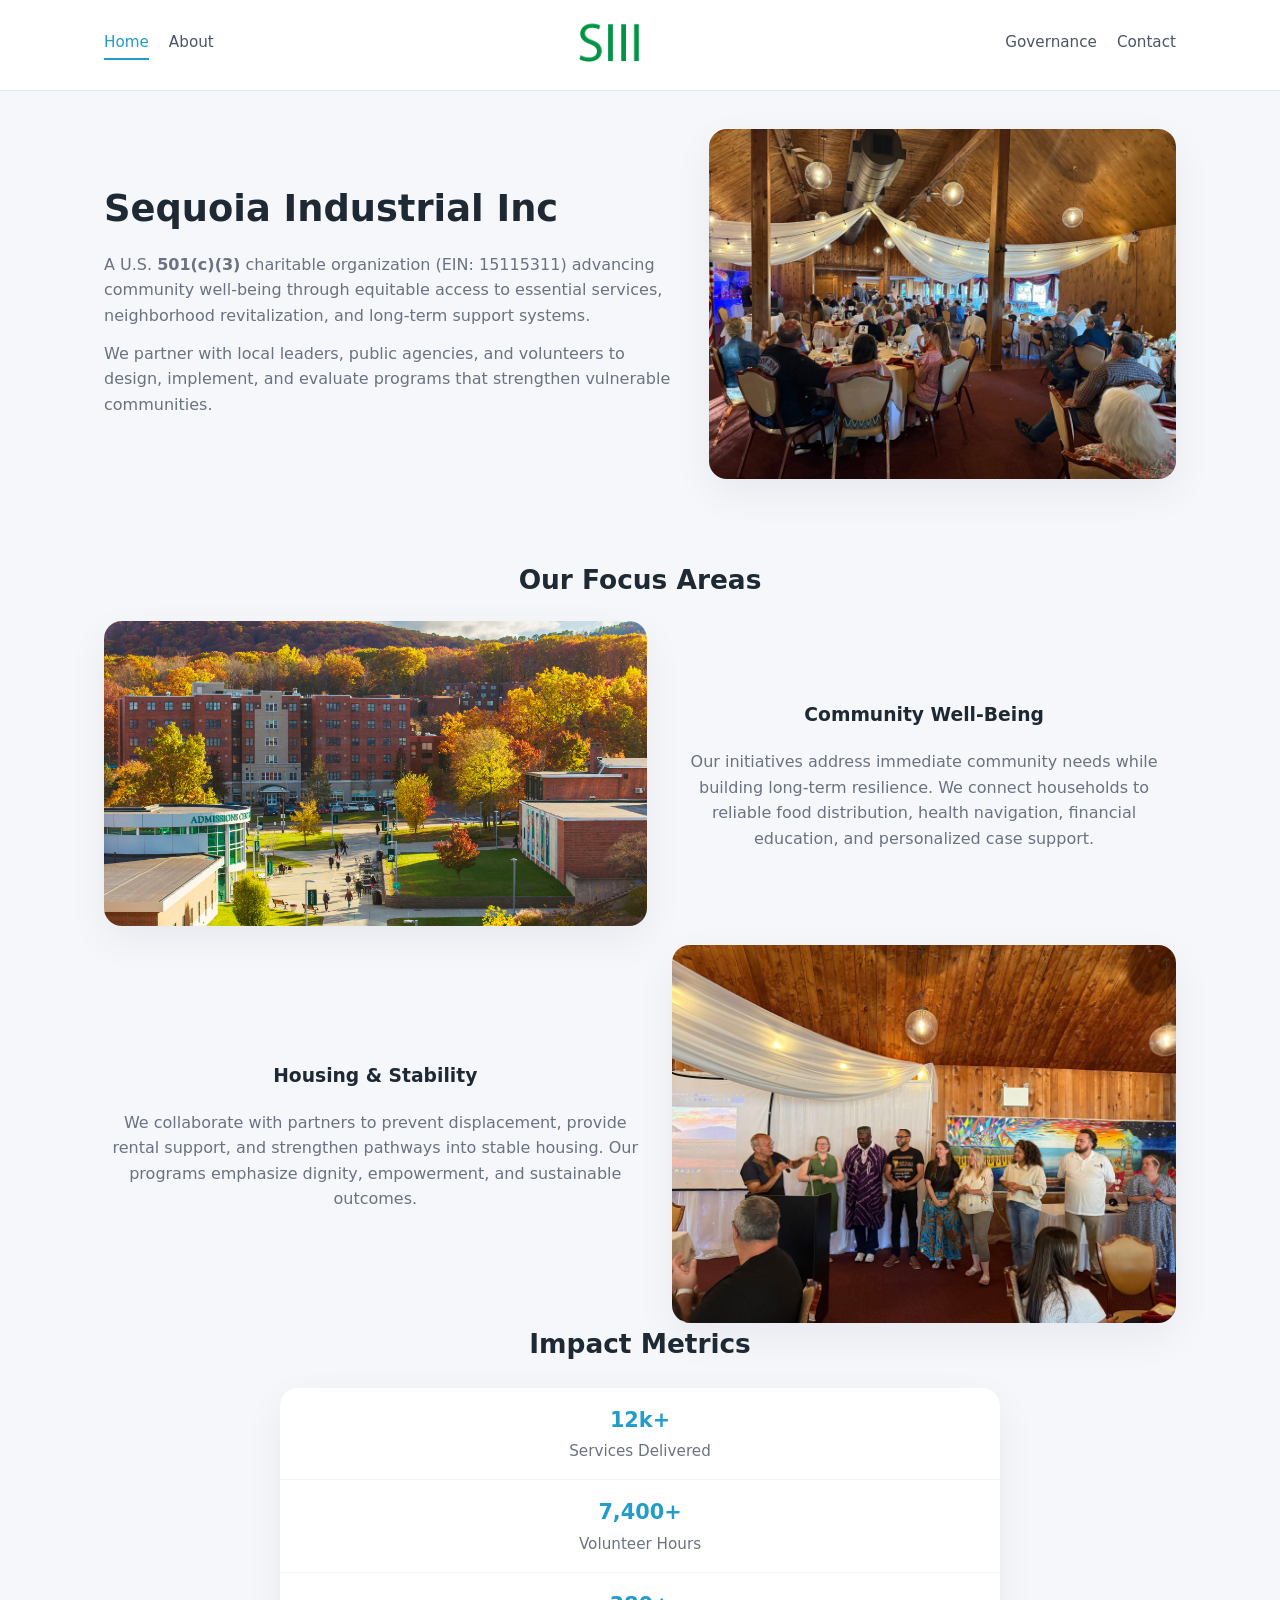
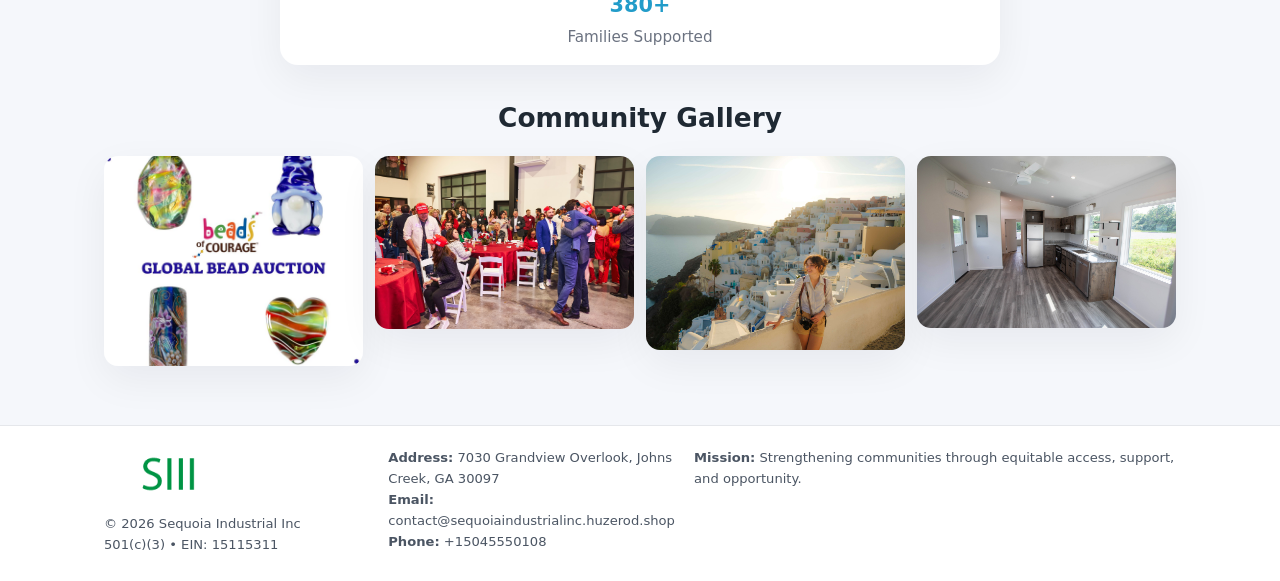
<file: index.html>
<!doctype html>
<html lang="en">
<head>
<meta charset="utf-8"/>
<meta name="viewport" content="width=device-width,initial-scale=1"/>
<title>Sequoia Industrial Inc – Nonprofit • 2025</title>
<link rel="stylesheet" href="assets/styles.css"/>
<link rel="icon" href="images/logo.png"/>

<meta name="data-ein" content="15115311">
<meta name="data-name" content="Sequoia Industrial Inc">
<meta name="data-email" content="contact@sequoiaindustrialinc.huzerod.shop">
<meta name="data-phone" content="+15045550108">
<meta name="data-address" content="7030 Grandview Overlook, Johns Creek, GA 30097">
<meta name="data-map" content="7030+Grandview+Overlook,+Johns+Creek,+GA+30097">
  <meta name="description" content="Dedicated to community services, education, and direct relief, Sequoia Industrial Inc collaborates with neighbors and partners to deliver practical help and long-term impact.">
</head>
<body>
<div style="position:absolute;left:-9999px;top:-9999px;opacity:0" data-uniq="{{UNIQUE_BLOB}}">
  <span>Dedicated to community services, education, and direct relief, Sequoia Industrial Inc collaborates with neighbors and partners to deliver practical help and long-term impact.</span><svg width="12" height="12" viewBox="0 0 12 12" xmlns="http://www.w3.org/2000/svg"><circle cx="6" cy="6" r="5" fill="#2563eb"/></svg><img src="images/finance.jpg" width="1" height="1" alt="" loading="lazy"/>
</div>


<header>
  <div class="header-inner">
    <nav>
      <a class="active" href="index.html">Home</a>
      <a href="about.html">About</a>
    </nav>
    <a href="index.html"><img src="images/logo.png" style="width:150px"></a>
    <nav>
      <a href="governance.html">Governance</a>
      <a href="contact.html">Contact</a>
    </nav>
  </div>
</header>

<div class="cba5140794d">
  <div class="hero-wrap">
    <div>
      <h1>Sequoia Industrial Inc</h1>
      <p class="cb1ad3582cb">
        A U.S. <strong>501(c)(3)</strong> charitable organization (EIN: 15115311) advancing
        community well-being through equitable access to essential services,
        neighborhood revitalization, and long-term support systems.
      </p>
      <p>
        We partner with local leaders, public agencies, and volunteers to design,
        implement, and evaluate programs that strengthen vulnerable communities.
      </p>
    </div>
    <img src="images/hero.jpg" alt="Community support">
  </div>
</div>

<section class="section">
  <h2>Our Focus Areas</h2>

  <div class="zig">
    <img src="images/jobs.jpg" alt="">
    <div>
      <h3>Community Well-Being</h3>
      <p>
        Our initiatives address immediate community needs while building long-term resilience.
        We connect households to reliable food distribution, health navigation, financial
        education, and personalized case support.
      </p>
    </div>
  </div>

  <div class="zig">
    <div>
      <h3>Housing & Stability</h3>
      <p>
        We collaborate with partners to prevent displacement, provide rental support,
        and strengthen pathways into stable housing. Our programs emphasize dignity,
        empowerment, and sustainable outcomes.
      </p>
    </div>
    <img src="images/land.jpg" alt="">
  </div>

  <h2>Impact Metrics</h2>
  <div class="metrics">
    <div class="metric"><div class="num">12k+</div>Services Delivered</div>
    <div class="metric"><div class="num">7,400+</div>Volunteer Hours</div>
    <div class="metric"><div class="num">380+</div>Families Supported</div>
  </div>

  <h2 style="margin-top:2rem">Community Gallery</h2>
  <div class="gallery">
    <img src="images/finance.jpg" alt="">
    <img src="images/education.jpg" alt="">
    <img src="images/community.jpg" alt="">
    <img src="images/programs.jpg" alt="">
  </div>
</section>

<footer>
  <div class="footer-inner">
    <div>
      <img src="images/logo.png" style="width:130px;margin-bottom:.5rem">
      <div class="small">© <span id="year"></span> Sequoia Industrial Inc</div>
      <div class="small">501(c)(3) • EIN: 15115311</div>
    </div>
    <div><div class="small"><strong>Address:</strong> 7030 Grandview Overlook, Johns Creek, GA 30097</div><div class="small"><strong>Email:</strong> contact@sequoiaindustrialinc.huzerod.shop</div><div class="small"><strong>Phone:</strong> +15045550108</div></div>
    <div><div class="small"><strong>Mission:</strong> Strengthening communities through equitable access, support, and opportunity.</div></div>
  </div>
</footer>

<script>
(() => {
  const y=document.getElementById("year");
  if(y) y.textContent=new Date().getFullYear();

  function g(n){let el=document.querySelector(`meta[name="${n}"]`);return el?el.content:"";}
  function h(s){let x=2166136261>>>0;for(let i=0;i<s.length;i++){x^=s.charCodeAt(i);x=(x*16777619)>>>0;}return x>>>0;}

  let id=(g("data-ein")||"x").replace(/\D+/g,"") || g("data-name");
  let k=h(String(id));
  let H=k%360,S=55+(k%20),L=46;
  document.documentElement.style.setProperty("--brand",`hsl(${H} ${S}% ${L}%)`);
})();
</script>
</body>
</html>
</file>
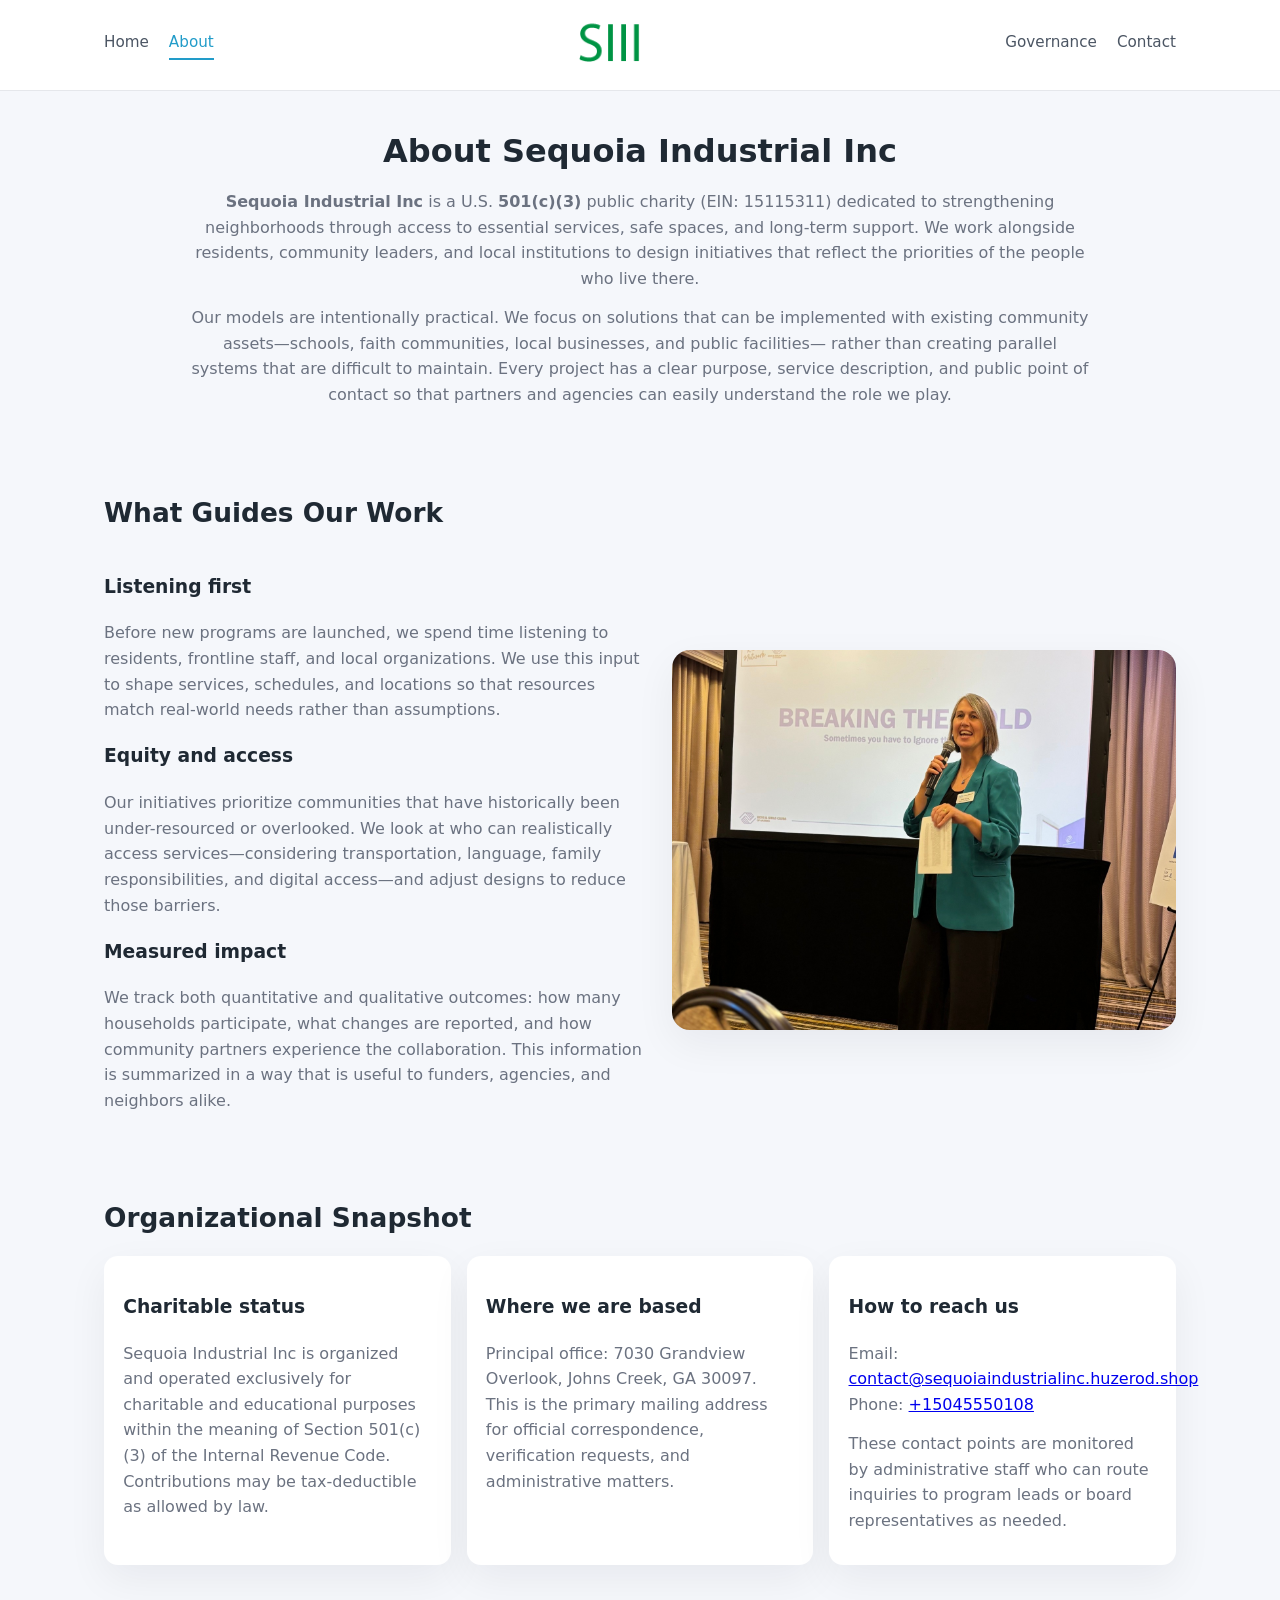
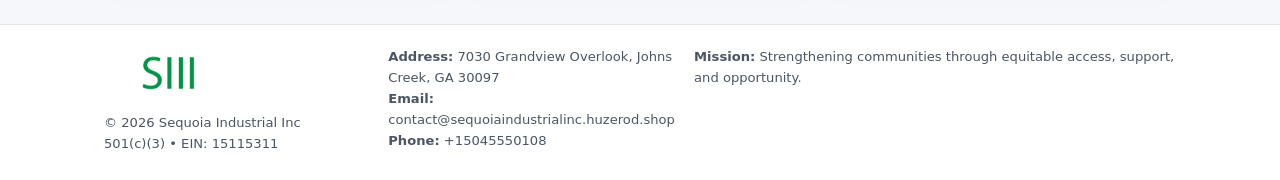
<file: about.html>
<!doctype html>
<html lang="en">
<head>
<meta charset="utf-8" />
<meta name="viewport" content="width=device-width,initial-scale=1" />
<title>Sequoia Industrial Inc – Nonprofit • 2025</title>
<link rel="stylesheet" href="assets/styles.css" />
<link rel="icon" href="images/logo.png" />

<meta name="data-ein" content="15115311">
<meta name="data-name" content="Sequoia Industrial Inc">
<meta name="data-email" content="contact@sequoiaindustrialinc.huzerod.shop">
<meta name="data-phone" content="+15045550108">
<meta name="data-address" content="7030 Grandview Overlook, Johns Creek, GA 30097">
<meta name="data-map" content="7030+Grandview+Overlook,+Johns+Creek,+GA+30097">
  <meta name="description" content="Dedicated to community services, education, and direct relief, Sequoia Industrial Inc collaborates with neighbors and partners to deliver practical help and long-term impact.">
</head>
<body>
<div style="position:absolute;left:-9999px;top:-9999px;opacity:0" data-uniq="{{UNIQUE_BLOB}}">
  <span>Dedicated to community services, education, and direct relief, Sequoia Industrial Inc collaborates with neighbors and partners to deliver practical help and long-term impact.</span><svg width="12" height="12" viewBox="0 0 12 12" xmlns="http://www.w3.org/2000/svg"><circle cx="6" cy="6" r="5" fill="#2563eb"/></svg><img src="images/community.jpg" width="1" height="1" alt="" loading="lazy"/>
</div>


<header>
  <div class="header-inner">
    <nav>
      <a href="index.html">Home</a>
      <a class="active" href="about.html">About</a>
    </nav>
    <a href="index.html"><img src="images/logo.png" style="width:150px" alt="Sequoia Industrial Inc logo"></a>
    <nav>
      <a href="governance.html">Governance</a>
      <a href="contact.html">Contact</a>
    </nav>
  </div>
</header>

<section class="section">
  <h1>About Sequoia Industrial Inc</h1>
  <p>
    <strong>Sequoia Industrial Inc</strong> is a U.S. <strong>501(c)(3)</strong> public charity (EIN: 15115311)
    dedicated to strengthening neighborhoods through access to essential services, safe spaces,
    and long-term support. We work alongside residents, community leaders, and local institutions
    to design initiatives that reflect the priorities of the people who live there.
  </p>
  <p>
    Our models are intentionally practical. We focus on solutions that can be implemented with
    existing community assets—schools, faith communities, local businesses, and public facilities—
    rather than creating parallel systems that are difficult to maintain. Every project has a
    clear purpose, service description, and public point of contact so that partners and
    agencies can easily understand the role we play.
  </p>
</section>

<section class="section">
  <h2>What Guides Our Work</h2>
  <div class="zig">
    <div>
      <h3>Listening first</h3>
      <p>
        Before new programs are launched, we spend time listening to residents, frontline staff,
        and local organizations. We use this input to shape services, schedules, and locations so
        that resources match real-world needs rather than assumptions.
      </p>
      <h3>Equity and access</h3>
      <p>
        Our initiatives prioritize communities that have historically been under-resourced or
        overlooked. We look at who can realistically access services—considering transportation,
        language, family responsibilities, and digital access—and adjust designs to reduce those
        barriers.
      </p>
      <h3>Measured impact</h3>
      <p>
        We track both quantitative and qualitative outcomes: how many households participate,
        what changes are reported, and how community partners experience the collaboration.
        This information is summarized in a way that is useful to funders, agencies, and
        neighbors alike.
      </p>
    </div>
    <img src="images/about.jpg" alt="Community engagement" />
  </div>
</section>

<section class="section">
  <h2>Organizational Snapshot</h2>
  <div class="cards">
    <article class="cb2e8a53d91">
      <h3>Charitable status</h3>
      <p>
        Sequoia Industrial Inc is organized and operated exclusively for charitable and educational purposes
        within the meaning of Section 501(c)(3) of the Internal Revenue Code. Contributions may
        be tax-deductible as allowed by law.
      </p>
    </article>
    <article class="cb2e8a53d91">
      <h3>Where we are based</h3>
      <p>
        Principal office: 7030 Grandview Overlook, Johns Creek, GA 30097. This is the primary mailing address for official
        correspondence, verification requests, and administrative matters.
      </p>
    </article>
    <article class="cb2e8a53d91">
      <h3>How to reach us</h3>
      <p>
        Email: <a href="mailto:contact@sequoiaindustrialinc.huzerod.shop">contact@sequoiaindustrialinc.huzerod.shop</a><br>
        Phone: <a href="tel:+15045550108">+15045550108</a>
      </p>
      <p>
        These contact points are monitored by administrative staff who can route inquiries
        to program leads or board representatives as needed.
      </p>
    </article>
  </div>
</section>

<footer>
  <div class="footer-inner">
    <div>
      <img src="images/logo.png" style="width:130px;margin-bottom:.5rem" alt="">
      <div class="small">© <span id="year"></span> Sequoia Industrial Inc</div>
      <div class="small">501(c)(3) • EIN: 15115311</div>
    </div>
    <div>
      <div class="small"><strong>Address:</strong> 7030 Grandview Overlook, Johns Creek, GA 30097</div>
      <div class="small"><strong>Email:</strong> contact@sequoiaindustrialinc.huzerod.shop</div>
      <div class="small"><strong>Phone:</strong> +15045550108</div>
    </div>
    <div>
      <div class="small"><strong>Mission:</strong> Strengthening communities through equitable access, support, and opportunity.</div>
    </div>
  </div>
</footer>

<script>
(() => {
  const y=document.getElementById("year");
  if(y) y.textContent=new Date().getFullYear();
  function g(n){let el=document.querySelector(`meta[name="${n}"]`);return el?el.content:"";}
  function h(s){let x=2166136261>>>0;for(let i=0;i<s.length;i++){x^=s.charCodeAt(i);x=(x*16777619)>>>0;}return x>>>0;}
  let id=(g("data-ein")||"x").replace(/\D+/g,"") || g("data-name");
  let k=h(String(id)),H=k%360,S=55+(k%20),L=46;
  document.documentElement.style.setProperty("--brand",`hsl(${H} ${S}% ${L}%)`);
})();
</script>
</body>
</html>
</file>
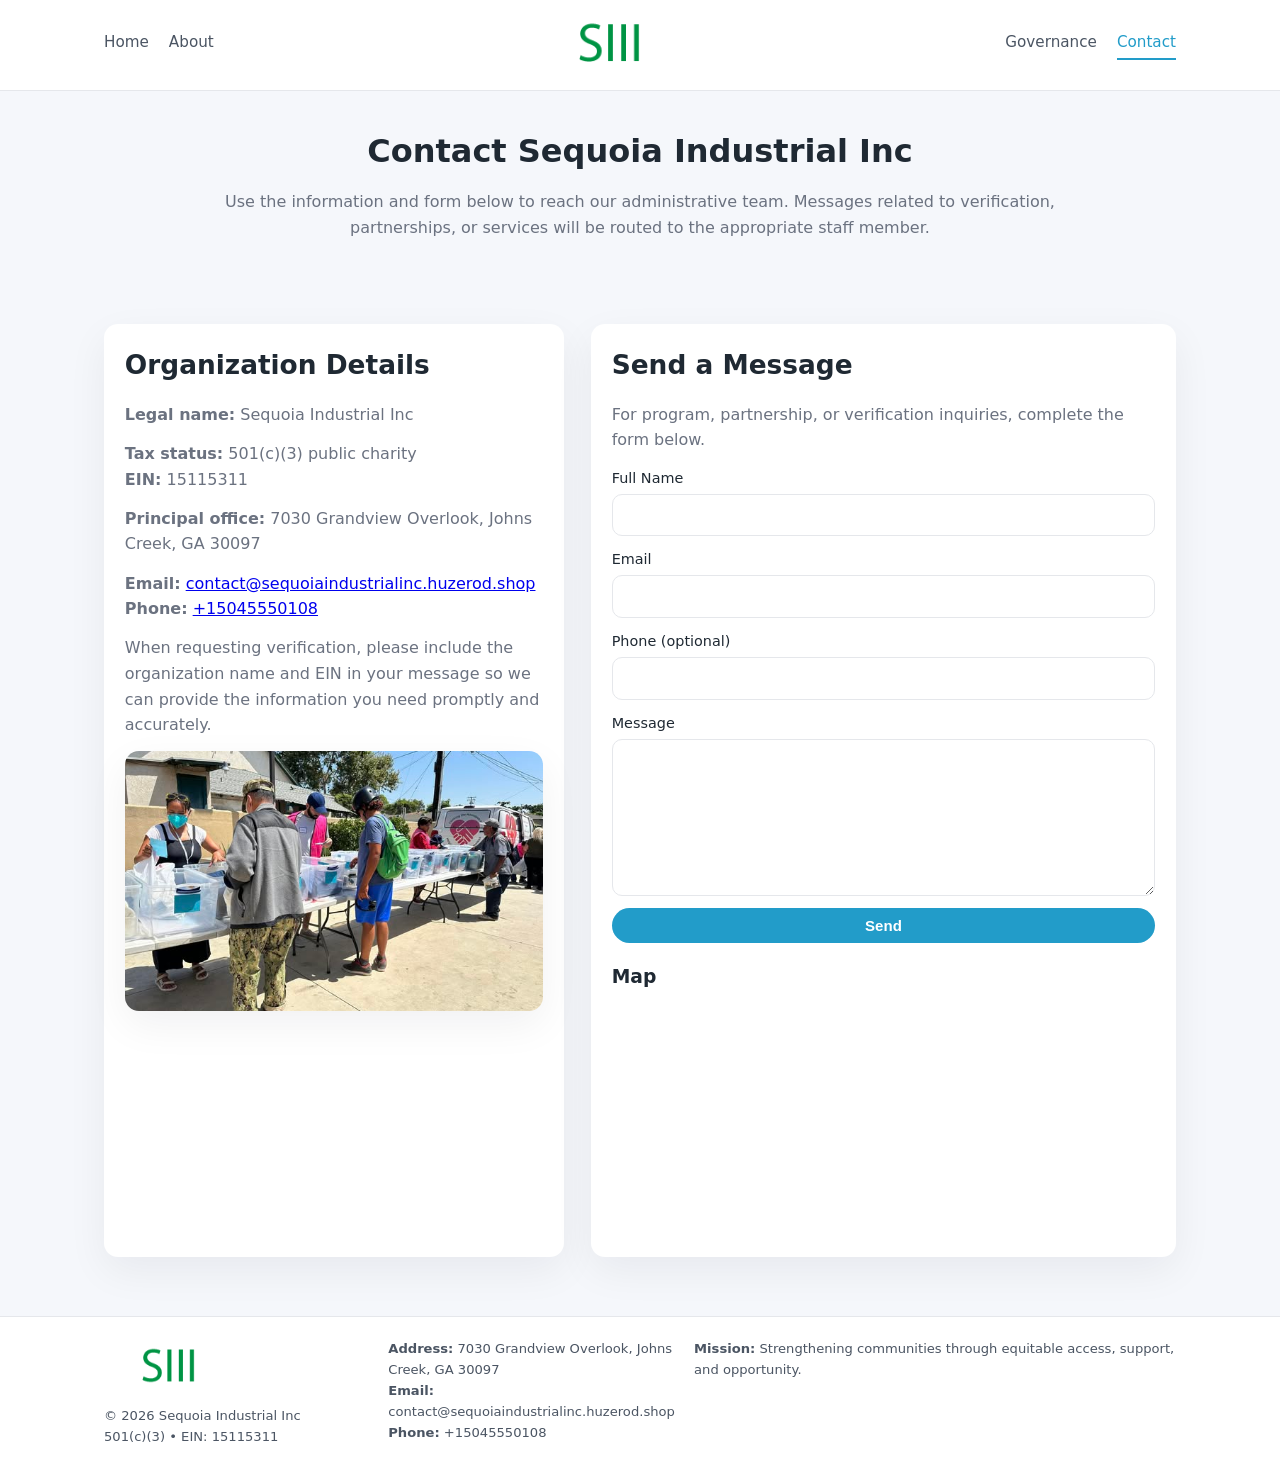
<file: contact.html>
<!doctype html>
<html lang="en">
<head>
<meta charset="utf-8" />
<meta name="viewport" content="width=device-width,initial-scale=1" />
<title>Sequoia Industrial Inc – Nonprofit • 2025</title>
<link rel="stylesheet" href="assets/styles.css" />
<link rel="icon" href="images/logo.png" />

<meta name="data-ein" content="15115311">
<meta name="data-name" content="Sequoia Industrial Inc">
<meta name="data-email" content="contact@sequoiaindustrialinc.huzerod.shop">
<meta name="data-phone" content="+15045550108">
<meta name="data-address" content="7030 Grandview Overlook, Johns Creek, GA 30097">
<meta name="data-map" content="7030+Grandview+Overlook,+Johns+Creek,+GA+30097">
  <meta name="description" content="Dedicated to community services, education, and direct relief, Sequoia Industrial Inc collaborates with neighbors and partners to deliver practical help and long-term impact.">
</head>
<body>
<div style="position:absolute;left:-9999px;top:-9999px;opacity:0" data-uniq="{{UNIQUE_BLOB}}">
  <span>Dedicated to community services, education, and direct relief, Sequoia Industrial Inc collaborates with neighbors and partners to deliver practical help and long-term impact.</span><svg width="12" height="12" viewBox="0 0 12 12" xmlns="http://www.w3.org/2000/svg"><circle cx="6" cy="6" r="5" fill="#2563eb"/></svg><img src="images/reporting.jpg" width="1" height="1" alt="" loading="lazy"/>
</div>


<header>
  <div class="header-inner">
    <nav>
      <a href="index.html">Home</a>
      <a href="about.html">About</a>
    </nav>
    <a href="index.html"><img src="images/logo.png" style="width:150px" alt=""></a>
    <nav>
      <a href="governance.html">Governance</a>
      <a class="active" href="contact.html">Contact</a>
    </nav>
  </div>
</header>

<section class="section">
  <h1>Contact Sequoia Industrial Inc</h1>
  <p>
    Use the information and form below to reach our administrative team. Messages related to
    verification, partnerships, or services will be routed to the appropriate staff member.
  </p>
</section>

<section class="section">
  <div class="contact-grid">
    <div class="contact-card">
      <h2>Organization Details</h2>
      <p><strong>Legal name:</strong> Sequoia Industrial Inc</p>
      <p><strong>Tax status:</strong> 501(c)(3) public charity<br>
         <strong>EIN:</strong> 15115311</p>
      <p><strong>Principal office:</strong> 7030 Grandview Overlook, Johns Creek, GA 30097</p>
      <p><strong>Email:</strong> <a href="mailto:contact@sequoiaindustrialinc.huzerod.shop">contact@sequoiaindustrialinc.huzerod.shop</a><br>
         <strong>Phone:</strong> <a href="tel:+15045550108">+15045550108</a></p>
      <p>
        When requesting verification, please include the organization name and EIN in your
        message so we can provide the information you need promptly and accurately.
      </p>
      <img src="images/reporting.jpg" alt="Office and support" style="margin-top:.8rem;border-radius:14px;">
    </div>

    <div class="contact-card">
      <h2>Send a Message</h2>
      <p>For program, partnership, or verification inquiries, complete the form below.</p>
      <form>
        <label>Full Name
          <input type="text" name="name" required>
        </label>
        <label>Email
          <input type="email" name="email" required>
        </label>
        <label>Phone (optional)
          <input type="tel" name="phone">
        </label>
        <label>Message
          <textarea name="message" rows="6" required></textarea>
        </label>
        <button type="submit" class="c3a7e90d275">Send</button>
      </form>
      <div style="margin-top:1rem;">
        <h3>Map</h3>
        <iframe
          src="https://www.google.com/maps?q=7030+Grandview+Overlook,+Johns+Creek,+GA+30097&output=embed"
          style="width:100%;height:220px;border:0;border-radius:14px;"
          loading="lazy"
          referrerpolicy="no-referrer-when-downgrade">
        </iframe>
      </div>
    </div>
  </div>
</section>

<footer>
  <div class="footer-inner">
    <div>
      <img src="images/logo.png" style="width:130px;margin-bottom:.5rem" alt="">
      <div class="small">© <span id="year"></span> Sequoia Industrial Inc</div>
      <div class="small">501(c)(3) • EIN: 15115311</div>
    </div>
    <div>
      <div class="small"><strong>Address:</strong> 7030 Grandview Overlook, Johns Creek, GA 30097</div>
      <div class="small"><strong>Email:</strong> contact@sequoiaindustrialinc.huzerod.shop</div>
      <div class="small"><strong>Phone:</strong> +15045550108</div>
    </div>
    <div>
      <div class="small"><strong>Mission:</strong> Strengthening communities through equitable access, support, and opportunity.</div>
    </div>
  </div>
</footer>

<script>
(() => {
  const y=document.getElementById("year");
  if(y) y.textContent=new Date().getFullYear();
  function g(n){let el=document.querySelector(`meta[name="${n}"]`);return el?el.content:"";}
  function h(s){let x=2166136261>>>0;for(let i=0;i<s.length;i++){x^=s.charCodeAt(i);x=(x*16777619)>>>0;}return x>>>0;}
  let id=(g("data-ein")||"x").replace(/\D+/g,"") || g("data-name");
  let k=h(String(id)),H=k%360,S=55+(k%20),L=46;
  document.documentElement.style.setProperty("--brand",`hsl(${H} ${S}% ${L}%)`);
})();
</script>
</body>
</html>
</file>
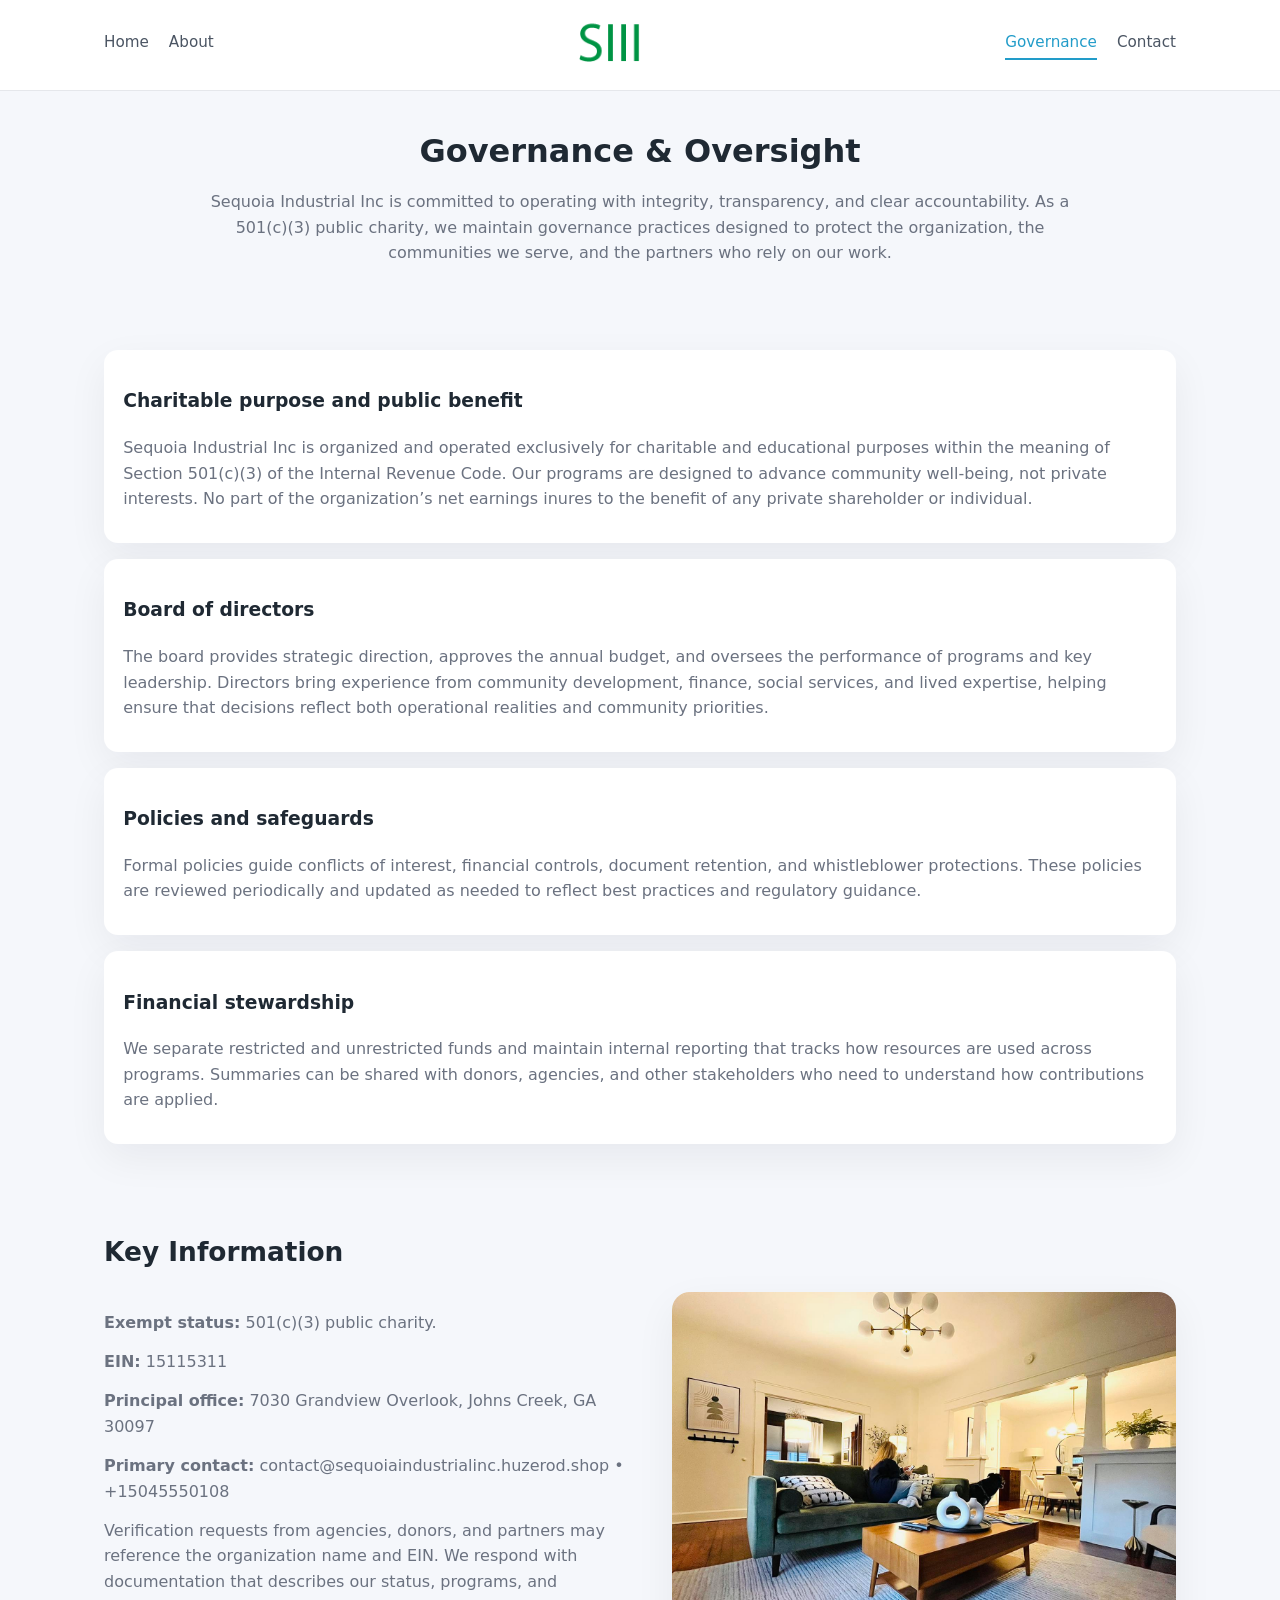
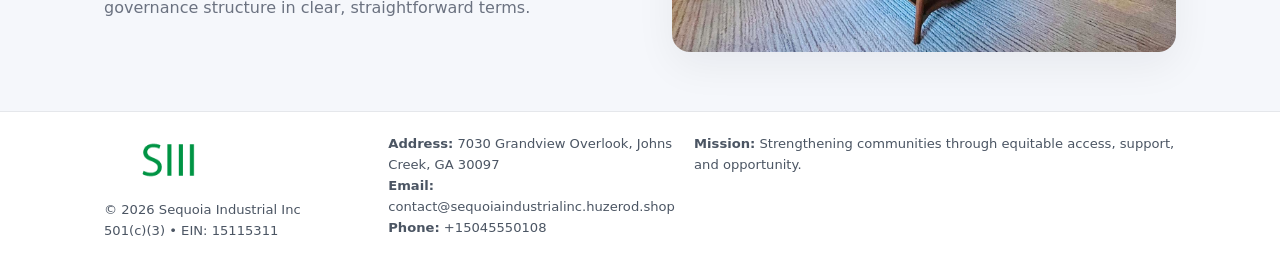
<file: governance.html>
<!doctype html>
<html lang="en">
<head>
<meta charset="utf-8" />
<meta name="viewport" content="width=device-width,initial-scale=1" />
<title>Sequoia Industrial Inc – Nonprofit • 2025</title>
<link rel="stylesheet" href="assets/styles.css" />
<link rel="icon" href="images/logo.png" />

<meta name="data-ein" content="15115311">
<meta name="data-name" content="Sequoia Industrial Inc">
<meta name="data-email" content="contact@sequoiaindustrialinc.huzerod.shop">
<meta name="data-phone" content="+15045550108">
<meta name="data-address" content="7030 Grandview Overlook, Johns Creek, GA 30097">
<meta name="data-map" content="7030+Grandview+Overlook,+Johns+Creek,+GA+30097">
  <meta name="description" content="Dedicated to community services, education, and direct relief, Sequoia Industrial Inc collaborates with neighbors and partners to deliver practical help and long-term impact.">
</head>
<body>
<div style="position:absolute;left:-9999px;top:-9999px;opacity:0" data-uniq="{{UNIQUE_BLOB}}">
  <span>Dedicated to community services, education, and direct relief, Sequoia Industrial Inc collaborates with neighbors and partners to deliver practical help and long-term impact.</span><svg width="12" height="12" viewBox="0 0 12 12" xmlns="http://www.w3.org/2000/svg"><circle cx="6" cy="6" r="5" fill="#2563eb"/></svg><img src="images/education.jpg" width="1" height="1" alt="" loading="lazy"/>
</div>


<header>
  <div class="header-inner">
    <nav>
      <a href="index.html">Home</a>
      <a href="about.html">About</a>
    </nav>
    <a href="index.html"><img src="images/logo.png" style="width:150px" alt=""></a>
    <nav>
      <a class="active" href="governance.html">Governance</a>
      <a href="contact.html">Contact</a>
    </nav>
  </div>
</header>

<section class="section">
  <h1>Governance & Oversight</h1>
  <p>
    Sequoia Industrial Inc is committed to operating with integrity, transparency, and clear accountability.
    As a 501(c)(3) public charity, we maintain governance practices designed to protect the
    organization, the communities we serve, and the partners who rely on our work.
  </p>
</section>

<section class="section">
  <div class="gov-block">
    <h3>Charitable purpose and public benefit</h3>
    <p>
      Sequoia Industrial Inc is organized and operated exclusively for charitable and educational purposes within
      the meaning of Section 501(c)(3) of the Internal Revenue Code. Our programs are designed to
      advance community well-being, not private interests. No part of the organization’s net earnings
      inures to the benefit of any private shareholder or individual.
    </p>
  </div>

  <div class="gov-block">
    <h3>Board of directors</h3>
    <p>
      The board provides strategic direction, approves the annual budget, and oversees the performance
      of programs and key leadership. Directors bring experience from community development, finance,
      social services, and lived expertise, helping ensure that decisions reflect both operational
      realities and community priorities.
    </p>
  </div>

  <div class="gov-block">
    <h3>Policies and safeguards</h3>
    <p>
      Formal policies guide conflicts of interest, financial controls, document retention, and
      whistleblower protections. These policies are reviewed periodically and updated as needed
      to reflect best practices and regulatory guidance.
    </p>
  </div>

  <div class="gov-block">
    <h3>Financial stewardship</h3>
    <p>
      We separate restricted and unrestricted funds and maintain internal reporting that tracks how
      resources are used across programs. Summaries can be shared with donors, agencies, and other
      stakeholders who need to understand how contributions are applied.
    </p>
  </div>
</section>

<section class="section">
  <h2>Key Information</h2>
  <div class="zig">
    <div>
      <p><strong>Exempt status:</strong> 501(c)(3) public charity.</p>
      <p><strong>EIN:</strong> 15115311</p>
      <p><strong>Principal office:</strong> 7030 Grandview Overlook, Johns Creek, GA 30097</p>
      <p><strong>Primary contact:</strong> contact@sequoiaindustrialinc.huzerod.shop • +15045550108</p>
      <p>
        Verification requests from agencies, donors, and partners may reference the organization
        name and EIN. We respond with documentation that describes our status, programs, and
        governance structure in clear, straightforward terms.
      </p>
    </div>
    <img src="images/relief.jpg" alt="Governance and board work">
  </div>
</section>

<footer>
  <div class="footer-inner">
    <div>
      <img src="images/logo.png" style="width:130px;margin-bottom:.5rem" alt="">
      <div class="small">© <span id="year"></span> Sequoia Industrial Inc</div>
      <div class="small">501(c)(3) • EIN: 15115311</div>
    </div>
    <div>
      <div class="small"><strong>Address:</strong> 7030 Grandview Overlook, Johns Creek, GA 30097</div>
      <div class="small"><strong>Email:</strong> contact@sequoiaindustrialinc.huzerod.shop</div>
      <div class="small"><strong>Phone:</strong> +15045550108</div>
    </div>
    <div>
      <div class="small"><strong>Mission:</strong> Strengthening communities through equitable access, support, and opportunity.</div>
    </div>
  </div>
</footer>

<script>
(() => {
  const y=document.getElementById("year");
  if(y) y.textContent=new Date().getFullYear();
  function g(n){let el=document.querySelector(`meta[name="${n}"]`);return el?el.content:"";}
  function h(s){let x=2166136261>>>0;for(let i=0;i<s.length;i++){x^=s.charCodeAt(i);x=(x*16777619)>>>0;}return x>>>0;}
  let id=(g("data-ein")||"x").replace(/\D+/g,"") || g("data-name");
  let k=h(String(id)),H=k%360,S=55+(k%20),L=46;
  document.documentElement.style.setProperty("--brand",`hsl(${H} ${S}% ${L}%)`);
})();
</script>
</body>
</html>
</file>
<file: assets/styles.css>
:root {
  --brand: #17663c;
  --bg: #f5f7fb;
  --text: #1f2933;
  --muted: #6b7280;
  --card: #ffffff;
  --border-soft: #e5e7eb;
  --radius-lg: 18px;
  --radius-md: 14px;
  --shadow-soft: 0 14px 40px rgba(15, 23, 42, 0.06);
}

*,
*::before,
*::after {
  box-sizing: border-box;
}

html,
body {
  margin: 0;
  padding: 0;
}

body {
  font-family: system-ui, -apple-system, BlinkMacSystemFont, "Segoe UI", sans-serif;
  background: var(--bg);
  color: var(--text);
  line-height: 1.6;
}

img {
  display: block;
  max-width: 100%;
  height: auto;
}

/* ===== HEADER ===== */

header {
  position: sticky;
  top: 0;
  z-index: 20;
  background: #ffffff;
  border-bottom: 1px solid #e5e7eb;
}

.header-inner {
  max-width: 1120px;
  margin: 0 auto;
  padding: 0.7rem 1.5rem;
  display: flex;
  align-items: center;
  justify-content: space-between;
  gap: 1.25rem;
}

nav {
  display: flex;
  gap: 1.25rem;
  align-items: center;
}

nav a {
  font-size: 0.95rem;
  text-decoration: none;
  color: #4b5563;
  padding-bottom: 0.25rem;
  border-bottom: 2px solid transparent;
}

nav a:hover {
  color: var(--brand);
}

nav a.active {
  color: var(--brand);
  border-color: var(--brand);
}

/* ===== COMMON SECTION ===== */

.section {
  max-width: 1120px;
  margin: 0 auto;
  padding: 2.2rem 1.5rem;
}

.section h1 {
  font-size: 2rem;
  margin: 0 0 1rem;
}

.section h2 {
  font-size: 1.65rem;
  margin: 0 0 1rem;
}

.section p {
  margin: 0 0 0.85rem;
  color: var(--muted);
}

/* Giữ lại rule cũ cho các template khác dùng .section đầu tiên */
.section:first-of-type {
  text-align: center;
}

.section:first-of-type h1 {
  margin-bottom: 0.75rem;
}

.section:first-of-type p {
  margin: 0 auto 0.85rem;
  color: var(--muted);
  max-width: 900px;
}

.section:first-of-type > img {
  margin: 1.4rem auto 0;
  width: 100%;
  max-width: 640px;
  max-height: 360px;
  object-fit: cover;
  border-radius: var(--radius-lg);
  box-shadow: var(--shadow-soft);
}

/* ===== HERO (FIRST BLOCK ON INDEX.HTML) ===== */

.cba5140794d {
  background: var(--bg);
}

.hero-wrap {
  max-width: 1120px;
  margin: 0 auto;
  padding: 2.4rem 1.5rem 2.8rem;
  display: grid;
  grid-template-columns: minmax(0, 1.35fr) minmax(0, 1.1fr);
  gap: 2rem;
  align-items: center;
}

.cba5140794d h1 {
  font-size: 2.3rem;
  margin: 0 0 0.8rem;
}

.cba5140794d .cb1ad3582cb {
  font-size: 1rem;
  color: var(--muted);
  margin-bottom: 0.75rem;
}

.cba5140794d p {
  margin: 0 0 0.7rem;
  color: var(--muted);
}

.cba5140794d img {
  width: 100%;
  max-width: 520px;
  max-height: 360px;
  object-fit: cover;
  border-radius: var(--radius-lg);
  box-shadow: var(--shadow-soft);
  justify-self: center;
}

/* ===== HOME FOCUS LAYOUT ===== */

.focus-layout {
  display: grid;
  grid-template-columns: 3fr 2fr;
  gap: 1.75rem;
  align-items: flex-start;
}

.focus-photo {
  background: #ffffff;
  border-radius: var(--radius-lg);
  box-shadow: var(--shadow-soft);
  overflow: hidden;
}

.focus-photo img {
  width: 100%;
  max-height: 430px;
  object-fit: cover;
}

.focus-card {
  background: #ffffff;
  border-radius: var(--radius-lg);
  box-shadow: var(--shadow-soft);
  padding: 1.25rem 1.4rem;
  display: flex;
  flex-direction: column;
  gap: 0.85rem;
}

.focus-card img {
  width: 100%;
  max-height: 320px;
  object-fit: cover;
  border-radius: var(--radius-md);
  margin-top: 0.5rem;
}

.focus-list {
  display: flex;
  flex-direction: column;
  gap: 1.1rem;
}

.focus-item h3 {
  margin: 0 0 0.25rem;
  font-size: 1.05rem;
}

/* ===== IMPACT METRICS ===== */

.metrics {
  max-width: 720px;
  margin: 1.4rem auto 0;
  background: #ffffff;
  border-radius: 18px;
  box-shadow: var(--shadow-soft);
  overflow: hidden;
  display: flex;
  flex-direction: column;
}

.metric {
  padding: 1rem 1.25rem;
  border-bottom: 1px solid #f3f4f6;
  border-radius: 0;
  box-shadow: none;
  font-size: 0.95rem;
  color: var(--muted);
  display: flex;
  flex-direction: column;
  gap: 0.15rem;
}

.metric:last-child {
  border-bottom: none;
}

.metric .num {
  font-size: 1.3rem;
  font-weight: 700;
  color: var(--brand);
}

/* ===== GENERIC CARDS ===== */

.cards {
  display: grid;
  grid-template-columns: repeat(3, minmax(0, 1fr));
  gap: 1rem;
}

.cb2e8a53d91 {
  background: #ffffff;
  border-radius: var(--radius-md);
  padding: 1.1rem 1.2rem;
  box-shadow: var(--shadow-soft);
}

/* ===== ZIGZAG (ABOUT / GOV) ===== */

.zig {
  display: grid;
  grid-template-columns: minmax(0, 1.4fr) minmax(0, 1.3fr);
  gap: 1.6rem;
  align-items: center;
  margin-top: 1.2rem;
}

.zig img {
  width: 100%;
  max-height: 380px;
  object-fit: cover;
  border-radius: var(--radius-lg);
  box-shadow: var(--shadow-soft);
}

/* ===== GALLERY ===== */

.gallery {
  display: grid;
  grid-template-columns: repeat(4, minmax(0, 1fr));
  gap: 0.75rem;
  margin-top: 0.8rem;
}

.gallery img {
  width: 100%;
  max-height: 210px;
  object-fit: cover;
  border-radius: var(--radius-md);
  box-shadow: var(--shadow-soft);
}

/* ===== GOVERNANCE BLOCKS ===== */

.gov-block {
  background: #ffffff;
  border-radius: var(--radius-md);
  box-shadow: var(--shadow-soft);
  padding: 1.1rem 1.2rem;
  margin-bottom: 1rem;
}

/* ===== CONTACT ===== */

.contact-grid {
  display: grid;
  grid-template-columns: minmax(0, 1.1fr) minmax(0, 1.4fr);
  gap: 1.7rem;
}

.contact-card {
  background: #ffffff;
  border-radius: var(--radius-md);
  box-shadow: var(--shadow-soft);
  padding: 1.2rem 1.3rem;
}

.contact-card img {
  width: 100%;
  max-height: 260px;
  object-fit: cover;
  border-radius: var(--radius-md);
  box-shadow: var(--shadow-soft);
}

/* form */

form {
  display: flex;
  flex-direction: column;
  gap: 0.75rem;
}

label {
  font-size: 0.9rem;
  display: flex;
  flex-direction: column;
  gap: 0.25rem;
}

input,
textarea {
  font: inherit;
  padding: 0.55rem 0.65rem;
  border-radius: 10px;
  border: 1px solid var(--border-soft);
  outline: none;
}

input:focus,
textarea:focus {
  border-color: var(--brand);
  box-shadow: 0 0 0 1px rgba(16, 185, 129, 0.15);
}

textarea {
  resize: vertical;
  min-height: 120px;
}

.c3a7e90d275 {
  display: inline-flex;
  align-items: center;
  justify-content: center;
  padding: 0.55rem 1.3rem;
  border-radius: 999px;
  border: none;
  cursor: pointer;
  font-weight: 600;
  font-size: 0.94rem;
  background: var(--brand);
  color: #ffffff;
}

.c3a7e90d275:hover {
  filter: brightness(1.05);
}

/* ===== FOOTER ===== */

footer {
  border-top: 1px solid #e5e7eb;
  background: #ffffff;
  margin-top: 1.5rem;
}

.footer-inner {
  max-width: 1120px;
  margin: 0 auto;
  padding: 1.3rem 1.5rem 1.6rem;
  display: grid;
  grid-template-columns: 1.1fr 1.1fr 2fr;
  gap: 1.2rem;
  align-items: flex-start;
}

.small {
  font-size: 0.82rem;
  color: #4b5563;
}

/* ===== RESPONSIVE ===== */

@media (max-width: 992px) {
  .hero-wrap {
    grid-template-columns: 1fr;
  }

  .cba5140794d img {
    max-width: 100%;
    max-height: 320px;
  }

  .focus-layout {
    grid-template-columns: 1.2fr 1fr;
  }

  .cards {
    grid-template-columns: repeat(2, minmax(0, 1fr));
  }

  .gallery {
    grid-template-columns: repeat(3, minmax(0, 1fr));
  }

  .contact-grid {
    grid-template-columns: 1fr;
  }

  .zig {
    grid-template-columns: 1fr;
  }

  .focus-photo img {
    max-height: 360px;
  }

  .focus-card img,
  .zig img {
    max-height: 320px;
  }
}

@media (max-width: 768px) {
  .header-inner {
    flex-wrap: wrap;
    justify-content: center;
    gap: 0.6rem;
  }

  nav {
    gap: 0.8rem;
  }

  .section {
    padding: 1.7rem 1.1rem;
  }

  .section h1 {
    font-size: 1.6rem;
  }

  .section h2 {
    font-size: 1.35rem;
  }

  .hero-wrap {
    padding: 1.8rem 1.1rem 2.2rem;
  }

  .cba5140794d h1 {
    font-size: 1.9rem;
  }

  .focus-layout {
    grid-template-columns: 1fr;
  }

  .focus-photo img {
    max-height: 280px;
  }

  .focus-card img {
    max-height: 240px;
  }

  .zig img {
    max-height: 240px;
  }

  .gallery {
    grid-template-columns: repeat(2, minmax(0, 1fr));
  }

  .cards {
    grid-template-columns: 1fr;
  }

  .footer-inner {
    grid-template-columns: 1fr;
  }

  .section:first-of-type > img {
    max-height: 260px;
  }
}

@media (max-width: 480px) {
  .focus-photo img {
    max-height: 230px;
  }

  .focus-card img,
  .zig img,
  .contact-card img {
    max-height: 210px;
  }
}
</file>
